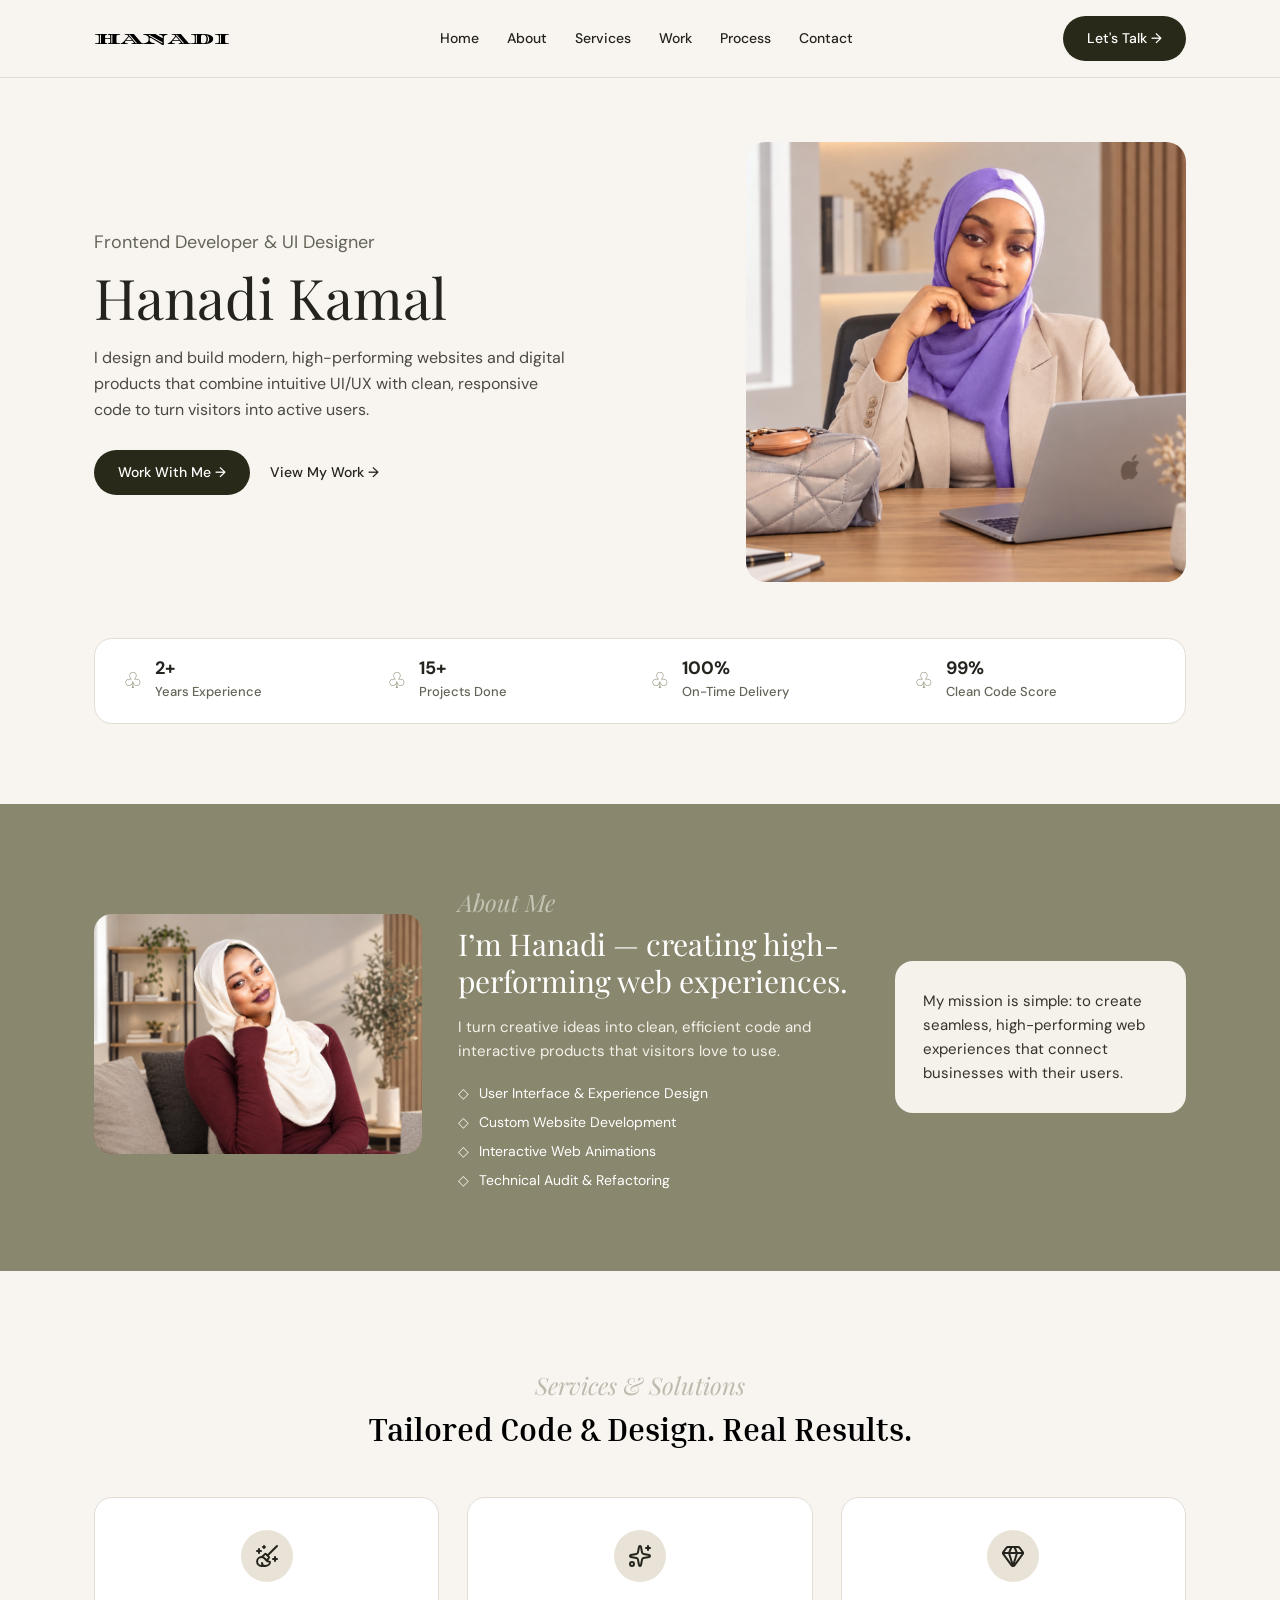
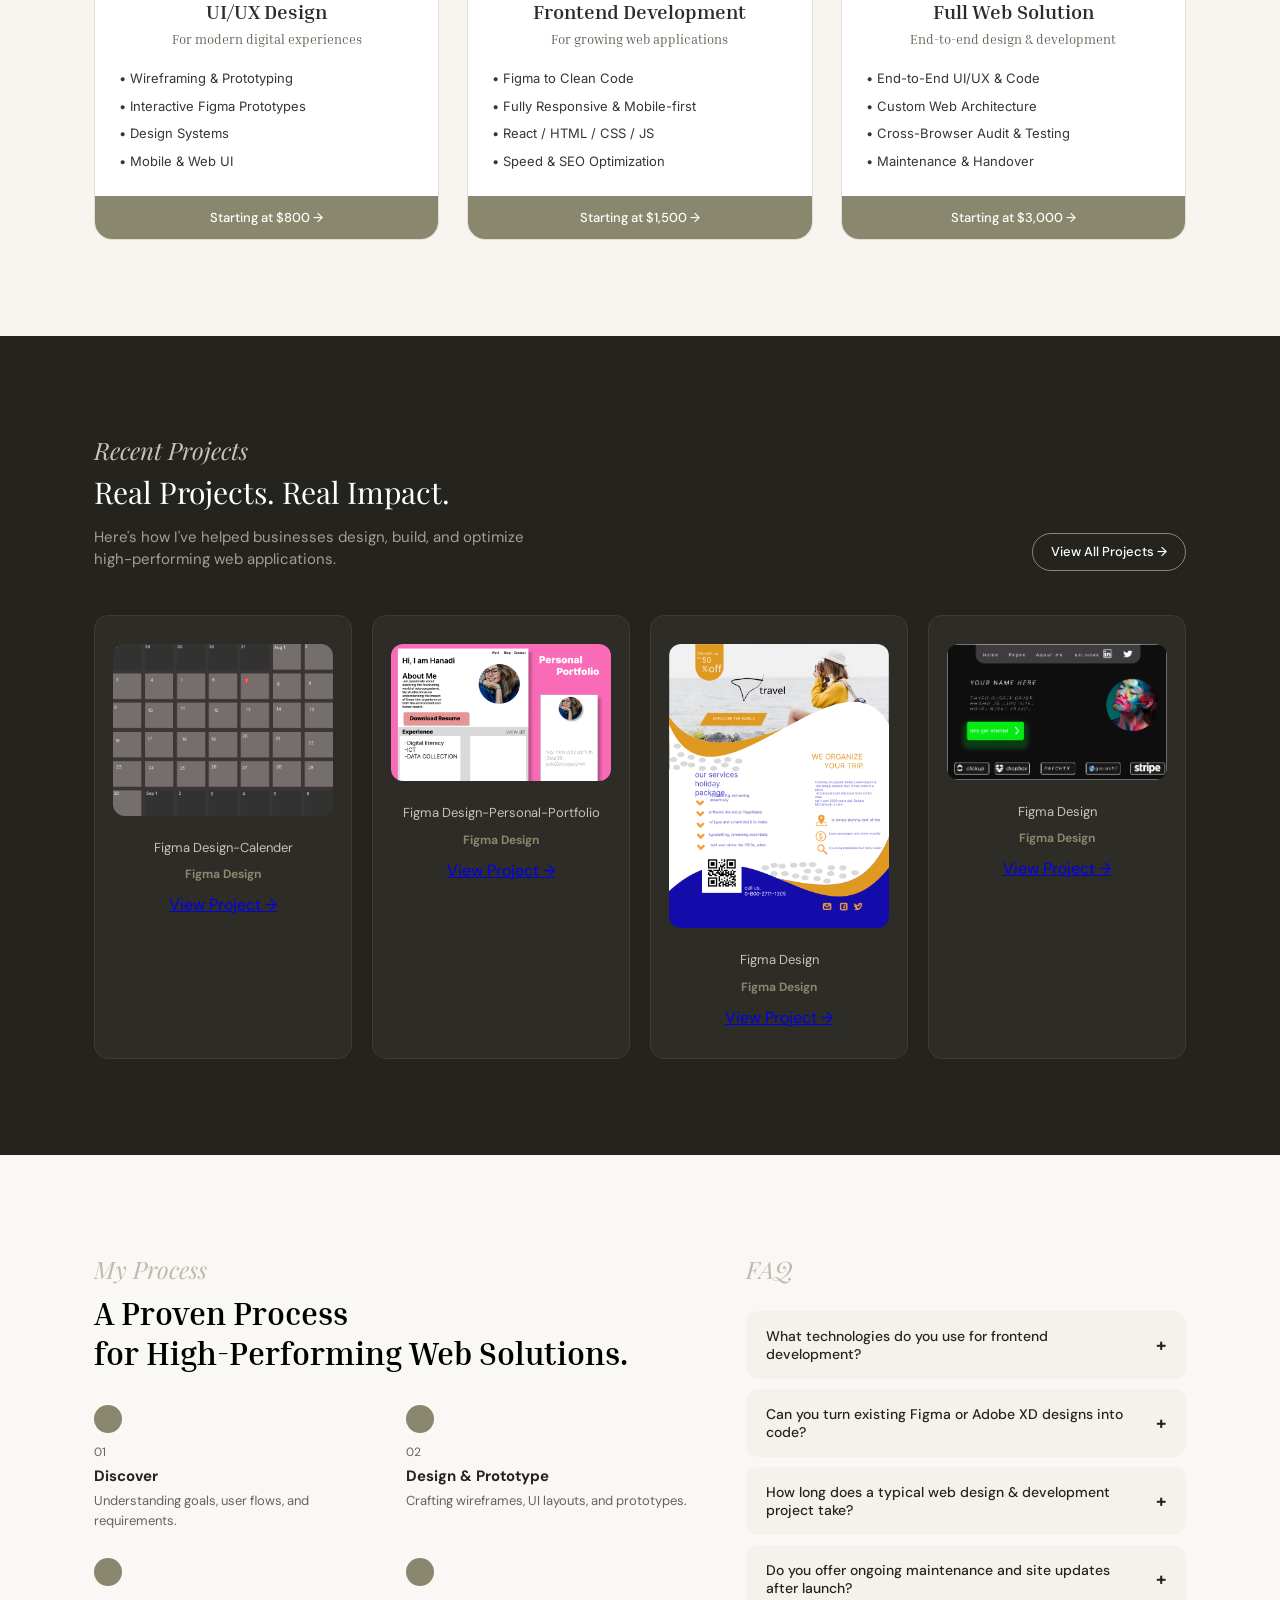
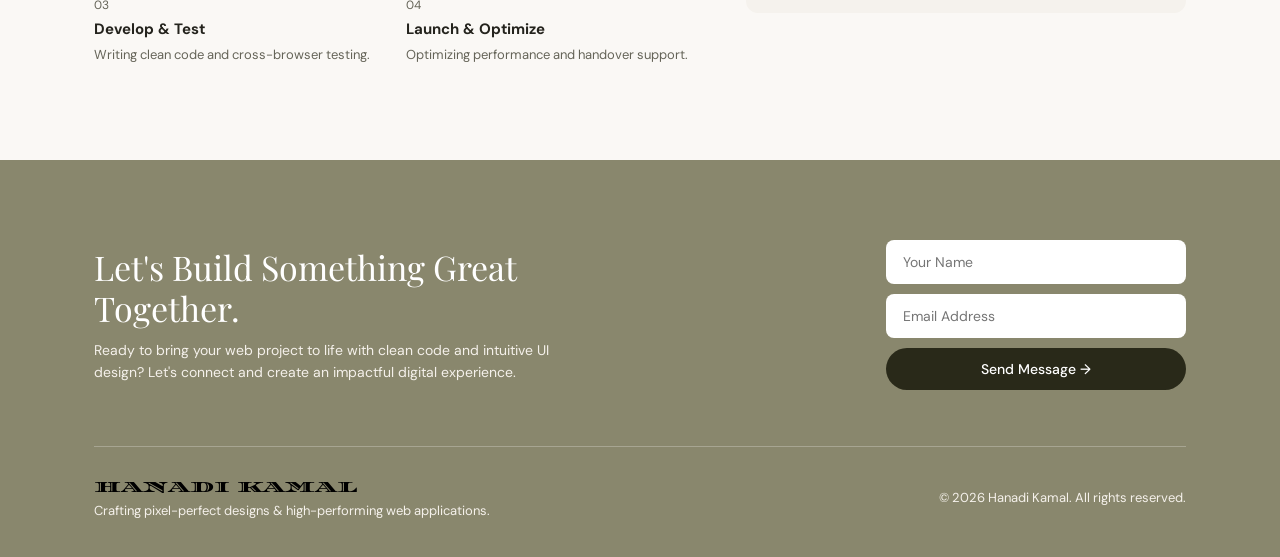
<file: index.html>
<!DOCTYPE html>
<html lang="en">
<head>
  <meta charset="UTF-8">
  <meta name="viewport" content="width=device-width, initial-scale=1.0">
  <title>Hanadi Kamal — Frontend Developer & UI Designer</title>

  <link rel="preconnect" href="https://fonts.googleapis.com">
  <link rel="preconnect" href="https://fonts.gstatic.com" crossorigin>
  <link href="https://fonts.googleapis.com/css2?family=DM+Sans:ital,wght@0,400;0,500;0,700;1,400&family=Diplomata&family=Inria+Serif:wght@400;700&family=Inter:wght@500&family=Playfair+Display:ital,wght@0,400;0,600;1,400&display=swap" rel="stylesheet">

  <link rel="stylesheet" href="style.css">
</head>
<body>
  <header class="navbar">
    <div class="container nav-container">
      <a href="#home" class="brand-logo">HANADI</a>
      <nav class="nav-links">
        <a href="#home">Home</a>
        <a href="#about">About</a>
        <a href="#services">Services</a>
        <a href="#work">Work</a>
        <a href="#process">Process</a>
        <a href="#contact">Contact</a>
      </nav>
      <a href="#contact" class="btn btn-dark">Let's Talk →</a>
    </div>
  </header>

  <main>
    <section id="home" class="hero-section">
      <div class="container hero-grid">
        <div class="hero-text">
          <span class="role-badge">Frontend Developer & UI Designer</span>
          <h1 class="hero-name">Hanadi Kamal</h1>
          <p class="hero-bio">
            I design and build modern, high-performing websites and digital products that combine intuitive UI/UX with clean, responsive code to turn visitors into active users.
          </p>
          <div class="hero-actions">
            <a href="#contact" class="btn btn-dark">Work With Me →</a>
            <a href="#work" class="btn-text">View My Work →</a>
          </div>
        </div>

        <div class="hero-media">
          <img class="hero-img" src="./n2.png" alt="Hanadi Kamal Portrait">
        </div>
      </div>

      <div class="container">
        <div class="metrics-bar">
          <div class="metric-card">
            <span class="metric-symbol">♧</span>
            <div class="metric-info">
              <strong>2+</strong>
              <span>Years Experience</span>
            </div>
          </div>
          <div class="metric-card">
            <span class="metric-symbol">♧</span>
            <div class="metric-info">
              <strong>15+</strong>
              <span>Projects Done</span>
            </div>
          </div>
          <div class="metric-card">
            <span class="metric-symbol">♧</span>
            <div class="metric-info">
              <strong>100%</strong>
              <span>On-Time Delivery</span>
            </div>
          </div>
          <div class="metric-card">
            <span class="metric-symbol">♧</span>
            <div class="metric-info">
              <strong>99%</strong>
              <span>Clean Code Score</span>
            </div>
          </div>
        </div>
      </div>
    </section>

    <section id="about" class="about-section">
      <div class="container about-grid">
        <div class="about-media">
          <img src="./m.png" alt="Hanadi Working" class="about-img">
        </div>

        <div class="about-details">
          <span class="tag-serif-italic tag-light">About Me</span>
          <h2 class="about-title">I’m Hanadi — creating high-performing web experiences.</h2>
          <p class="about-description">
            I turn creative ideas into clean, efficient code and interactive products that visitors love to use.
          </p>
          <ul class="skills-checklist">
            <li><span class="bullet-icon">◇</span> User Interface & Experience Design</li>
            <li><span class="bullet-icon">◇</span> Custom Website Development</li>
            <li><span class="bullet-icon">◇</span> Interactive Web Animations</li>
            <li><span class="bullet-icon">◇</span> Technical Audit & Refactoring</li>
          </ul>
        </div>

        <div class="mission-card">
          <p>
            My mission is simple: to create seamless, high-performing web experiences that connect businesses with their users.
          </p>
        </div>
      </div>
    </section>

    <section id="services" class="services-section">
      <div class="container">
        <div class="section-head text-center">
          <span class="tag-serif-italic">Services & Solutions</span>
          <h2 class="section-title-serif">Tailored Code & Design. Real Results.</h2>
        </div>

        <div class="services-grid">
          <article class="service-card">
            <div class="service-icon-wrapper"><svg xmlns="http://www.w3.org/2000/svg" width="24" height="24" viewBox="0 0 24 24" fill="none" stroke="currentColor" stroke-width="2" stroke-linecap="round" stroke-linejoin="round" class="lucide lucide-mop-sparkles preview-icon"><path d="M10 22a3 3 0 01-3-3"/><path d="M10 22c2.761 0 5-1.79 5-4-4.42 0-4.08-5-8.5-5a4.501 4.501 0 000 9z"/><path d="M10 3H8"/><path d="M12.5 11.5 22 2"/><path d="M20 13v4"/><path d="M22 15h-4"/><path d="M4 5v4"/><path d="M6 7H2"/><path d="m6.98 13.02 2.665-2.664a1.21 1.21 0 011.71 0l2.29 2.288a1.21 1.21 0 010 1.712l-2.088 2.087"/><path d="M9 2v2"/></svg></div>
            <h3 class="service-title">UI/UX Design</h3>
            <span class="service-subtitle">For modern digital experiences</span>
            <ul class="service-list">
              <li>• Wireframing & Prototyping</li>
              <li>• Interactive Figma Prototypes</li>
              <li>• Design Systems</li>
              <li>• Mobile & Web UI</li>
            </ul>
            <div class="service-price-bar">Starting at $800 →</div>
          </article>

          <article class="service-card featured">
            <div class="service-icon-wrapper"><svg xmlns="http://www.w3.org/2000/svg" width="24" height="24" viewBox="0 0 24 24" fill="none" stroke="currentColor" stroke-width="2" stroke-linecap="round" stroke-linejoin="round" class="lucide lucide-sparkles preview-icon"><path d="M11.017 2.814a1 1 0 0 1 1.966 0l1.051 5.558a2 2 0 0 0 1.594 1.594l5.558 1.051a1 1 0 0 1 0 1.966l-5.558 1.051a2 2 0 0 0-1.594 1.594l-1.051 5.558a1 1 0 0 1-1.966 0l-1.051-5.558a2 2 0 0 0-1.594-1.594l-5.558-1.051a1 1 0 0 1 0-1.966l5.558-1.051a2 2 0 0 0 1.594-1.594z"/><path d="M20 2v4"/><path d="M22 4h-4"/><circle cx="4" cy="20" r="2"/></svg></div>
            <h3 class="service-title">Frontend Development</h3>
            <span class="service-subtitle">For growing web applications</span>
            <ul class="service-list">
              <li>• Figma to Clean Code</li>
              <li>• Fully Responsive & Mobile-first</li>
              <li>• React / HTML / CSS / JS</li>
              <li>• Speed & SEO Optimization</li>
            </ul>
            <div class="service-price-bar dark">Starting at $1,500 →</div>
          </article>

          <article class="service-card">
            <div class="service-icon-wrapper"><svg xmlns="http://www.w3.org/2000/svg" width="24" height="24" viewBox="0 0 24 24" fill="none" stroke="currentColor" stroke-width="2" stroke-linecap="round" stroke-linejoin="round" class="lucide lucide-gem preview-icon"><path d="M10.5 3 8 9l4 13 4-13-2.5-6"/><path d="M17 3a2 2 0 0 1 1.6.8l3 4a2 2 0 0 1 .013 2.382l-7.99 10.986a2 2 0 0 1-3.247 0l-7.99-10.986A2 2 0 0 1 2.4 7.8l2.998-3.997A2 2 0 0 1 7 3z"/><path d="M2 9h20"/></svg></div>
            <h3 class="service-title">Full Web Solution</h3>
            <span class="service-subtitle">End-to-end design & development</span>
            <ul class="service-list">
              <li>• End-to-End UI/UX & Code</li>
              <li>• Custom Web Architecture</li>
              <li>• Cross-Browser Audit & Testing</li>
              <li>• Maintenance & Handover</li>
            </ul>
            <div class="service-price-bar">Starting at $3,000 →</div>
          </article>
        </div>
      </div>
    </section>

    <section id="work" class="work-section">
      <div class="container">
        <div class="work-header">
          <div>
            <span class="tag-serif-italic tag-light">Recent Projects</span>
            <h2 class="about-title">Real Projects. Real Impact.</h2>
            <p class="work-subtext">
              Here's how I've helped businesses design, build, and optimize high-performing web applications.
            </p>
          </div>
          <a href="#contact" class="btn btn-outline">View All Projects →</a>
        </div>

        <div class="projects-grid">
           <div class="project-card">
           <img src="./project1.png" alt="Figma-Project" style="width: 100%; border-radius: 12px; margin-bottom: 15px;">
           <div class="project-label">Figma Design-Calender</div>
           <div class="project-tag">Figma Design</div>
           <a href="https://www.figma.com/design/mJHbbpOLu8U9jeowKtXsjO/Untitled?node-id=0-1&t=jlrvpsK4DCwsjPwJ-1" target="_blank" style="display: inline-block; margin-top: 10px;" text-decoration: underline;">View Project →</a>
          </div>
          <div class="project-card">
           <img src="./project2.png" alt="Figma-Project" style="width: 100%; border-radius: 12px; margin-bottom: 15px;">
           <div class="project-label">Figma Design-Personal-Portfolio</div>
           <div class="project-tag">Figma Design</div>
           <a href="https://www.figma.com/design/WLuVFwsRtQhOJq5X3Frv9V/Untitled?node-id=1-2&t=W9IoNEBqbKhtcLPW-1" target="_blank" style="display: inline-block; margin-top: 10px;" text-decoration: underline;">View Project →</a>
          </div>
          <div class="project-card">
            <img src="./project3.png" alt="Figma-Project" style="width: 100%; border-radius: 12px; margin-bottom: 15px;">
           <div class="project-label">Figma Design</div>
           <div class="project-tag">Figma Design</div>
           <a href="https://www.figma.com/design/ima1ifrynLJK0kssxFTz3s/Untitled?node-id=1-2&t=jlrvpsK4DCwsjPwJ-1" target="_blank" style="display: inline-block; margin-top: 10px;" text-decoration: underline;">View Project →</a>
          </div>
          <div class="project-card">
            <img src="./project4.png" alt="Figma-Project" style="width: 100%; border-radius: 12px; margin-bottom: 15px;">
           <div class="project-label">Figma Design</div>
           <div class="project-tag">Figma Design</div>
           <a href="https://www.figma.com/design/xKC6xm5440tbO0w1h3ubkn/Untitled?node-id=1-2&t=jlrvpsK4DCwsjPwJ-1" target="_blank" style="display: inline-block; margin-top: 10px;" text-decoration: underline;">View Project →</a>
          </div>
        </div>
      </div>
    </section>

    <section id="process" class="process-faq-section">
      <div class="container process-faq-grid">
        <div class="process-column">
          <span class="tag-serif-italic">My Process</span>
          <h2 class="section-title-serif">A Proven Process<br>for High-Performing Web Solutions.</h2>

          <div class="process-steps">
            <div class="step-item">
              <div class="step-badge"></div>
              <span class="step-number">01</span>
              <strong class="step-heading">Discover</strong>
              <p>Understanding goals, user flows, and requirements.</p>
            </div>
            <div class="step-item">
              <div class="step-badge"></div>
              <span class="step-number">02</span>
              <strong class="step-heading">Design & Prototype</strong>
              <p>Crafting wireframes, UI layouts, and prototypes.</p>
            </div>
            <div class="step-item">
              <div class="step-badge"></div>
              <span class="step-number">03</span>
              <strong class="step-heading">Develop & Test</strong>
              <p>Writing clean code and cross-browser testing.</p>
            </div>
            <div class="step-item">
              <div class="step-badge"></div>
              <span class="step-number">04</span>
              <strong class="step-heading">Launch & Optimize</strong>
              <p>Optimizing performance and handover support.</p>
            </div>
          </div>
        </div>

        <div class="faq-column">
          <span class="tag-serif-italic">FAQ</span>

          <div class="faq-accordion">
            <div class="faq-item">
              <button class="faq-trigger">
                <span>What technologies do you use for frontend development?</span>
                <span class="faq-icon">+</span>
              </button>
              <div class="faq-panel">
                <p>I primarily use HTML5, CSS3, JavaScript (ES6+), React, Tailwind CSS, and Figma for design handoffs.</p>
              </div>
            </div>

            <div class="faq-item">
              <button class="faq-trigger">
                <span>Can you turn existing Figma or Adobe XD designs into code?</span>
                <span class="faq-icon">+</span>
              </button>
              <div class="faq-panel">
                <p>Yes! I specialize in translating design files into pixel-perfect, responsive HTML/CSS or React components.</p>
              </div>
            </div>

            <div class="faq-item">
              <button class="faq-trigger">
                <span>How long does a typical web design & development project take?</span>
                <span class="faq-icon">+</span>
              </button>
              <div class="faq-panel">
                <p>Depending on project complexity, a full design and development cycle typically takes between 2 to 4 weeks.</p>
              </div>
            </div>

            <div class="faq-item">
              <button class="faq-trigger">
                <span>Do you offer ongoing maintenance and site updates after launch?</span>
                <span class="faq-icon">+</span>
              </button>
              <div class="faq-panel">
                <p>Yes, I offer dedicated monthly maintenance, security audits, and feature expansion support.</p>
              </div>
            </div>
          </div>
        </div>
      </div>
    </section>
  </main>

  <footer id="contact" class="site-footer">
    <div class="container">
      <div class="contact-banner">
        <div class="banner-content">
            
          <h2>Let's Build Something Great Together.</h2>
          <p>Ready to bring your web project to life with clean code and intuitive UI design? Let's connect and create an impactful digital experience.</p>
        </div>
        <form action="https://formsubmit.co/hanadi947@gmail.com" method="POST"class="contact-form" id="contactForm">
          <input type="text" placeholder="Your Name" required>
          <input type="email" placeholder="Email Address" required>
          <button type="submit" class="btn btn-dark">Send Message →</button>
        </form>
      </div>

      <div class="footer-bar">
        <div class="footer-brand">
          <span class="brand-logo">HANADI KAMAL</span>
          <p>Crafting pixel-perfect designs & high-performing web applications.</p>
        </div>
        <p class="copyright">© 2026 Hanadi Kamal. All rights reserved.</p>
      </div>
    </div>
  </footer>

  <script src="script.js"></script>
</body>
</html>
</file>
<file: style.css>
*, *::before, *::after {
  box-sizing: border-box;
  margin: 0;
  padding: 0;
}

html {
  scroll-behavior: smooth;
}

body {
  font-family: 'DM Sans', sans-serif;
  background-color: #F8F5F0;
  color: #24231D;
  line-height: 1.5;
  width: 100%;
  overflow-x: hidden;
}

.container {
  width: 100%;
  max-width: 1140px;
  margin: 0 auto;
  padding: 0 24px;
}

.btn {
  display: inline-flex;
  align-items: center;
  justify-content: center;
  padding: 12px 24px;
  border-radius: 30px;
  font-size: 14px;
  font-family: 'DM Sans', sans-serif;
  font-weight: 500;
  text-decoration: none;
  border: none;
  cursor: pointer;
  transition: all 0.25s ease;
}

.btn-dark {
  background-color: #292919;
  color: #FFFFFF;
}

.btn-dark:hover {
  background-color: #3f3e2b;
}

.btn-text {
  color: #24231D;
  text-decoration: none;
  font-size: 14px;
  font-weight: 500;
  transition: color 0.2s ease;
}

.btn-text:hover {
  color: #89876D;
}

.btn-outline {
  padding: 8px 18px;
  border: 1px solid #89876D;
  border-radius: 20px;
  color: #FFFFFF;
  text-decoration: none;
  font-size: 13px;
  transition: all 0.25s ease;
}

.btn-outline:hover {
  background-color: #89876D;
}

.tag-serif-italic {
  font-family: 'Playfair Display', serif;
  font-style: italic;
  font-size: 24px;
  color: #bcbaac;
  display: block;
  margin-bottom: 6px;
}

.tag-light {
  color: #C5C4B5;
}

.section-title-serif {
  font-family: 'Inria Serif', serif;
  font-weight: 700;
  font-size: 32px;
  color: #000000;
  line-height: 1.25;
}

.text-center {
  text-align: center;
}

.navbar {
  position: sticky;
  top: 0;
  background-color: rgba(248, 245, 240, 0.92);
  backdrop-filter: blur(8px);
  z-index: 1000;
  border-bottom: 1px solid #E2DDD3;
  padding: 16px 0;
}

.nav-container {
  display: flex;
  align-items: center;
  justify-content: space-between;
}

.brand-logo {
  font-family: 'Diplomata', serif;
  font-size: 16px;
  color: #000000;
  text-decoration: none;
}

.nav-links {
  display: flex;
  gap: 28px;
}

.nav-links a {
  text-decoration: none;
  color: #24231D;
  font-size: 14px;
  font-weight: 500;
  transition: color 0.2s ease;
}

.nav-links a:hover {
  color: #89876D;
}

.hero-section {
  padding: 64px 0 80px;
}

.hero-grid {
  display: grid;
  grid-template-columns: 1.1fr 0.9fr;
  gap: 48px;
  align-items: center;
}

.role-badge {
  color: #656458;
  font-size: 18px;
  display: block;
  margin-bottom: 10px;
}

.hero-name {
  font-family: 'Playfair Display', serif;
  font-size: 56px;
  font-weight: 400;
  line-height: 1.1;
  color: #24231D;
  margin-bottom: 18px;
}

.hero-bio {
  font-size: 16px;
  line-height: 1.6;
  color: #4A4940;
  margin-bottom: 28px;
  max-width: 480px;
}

.hero-actions {
  display: flex;
  align-items: center;
  gap: 20px;
}

.hero-media {
  display: flex;
  justify-content: flex-end;
}

.hero-img {
  width: 100%;
  max-width: 440px;
  height: auto;
  border-radius: 20px;
  object-fit: cover;
}

.metrics-bar {
  margin-top: 56px;
  padding: 20px 28px;
  background-color: #FFFFFF;
  border-radius: 18px;
  border: 1px solid #E2DDD3;
  display: grid;
  grid-template-columns: repeat(4, 1fr);
  gap: 20px;
}

.metric-card {
  display: flex;
  align-items: center;
  gap: 12px;
}

.metric-symbol {
  color: #89876D;
  font-size: 22px;
}

.metric-info strong {
  display: block;
  font-size: 18px;
  color: #24231D;
  line-height: 1.1;
}

.metric-info span {
  font-size: 13px;
  font-weight: 500;
  color: #656458;
}

.about-section {
  background-color: #89876D;
  padding: 80px 0;
  color: #FFFFFF;
}

.about-grid {
  display: grid;
  grid-template-columns: 0.9fr 1.1fr 0.8fr;
  gap: 36px;
  align-items: center;
}

.about-img {
  width: 100%;
  height: 100%;
  max-height: 320px;
  border-radius: 18px;
  object-fit: cover;
}

.about-title {
  font-family: 'Playfair Display', serif;
  font-size: 30px;
  font-weight: 400;
  color: #FFFFFF;
  margin-bottom: 14px;
  line-height: 1.25;
}

.about-description {
  font-size: 15px;
  line-height: 1.6;
  color: #F5F1EB;
  margin-bottom: 20px;
}

.skills-checklist {
  list-style: none;
  display: flex;
  flex-direction: column;
  gap: 8px;
}

.skills-checklist li {
  font-size: 14px;
  color: #FFFFFF;
  display: flex;
  align-items: center;
  gap: 10px;
}

.bullet-icon {
  color: #F5F1EB;
}

.mission-card {
  background-color: #F5F1EB;
  padding: 28px;
  border-radius: 18px;
}

.mission-card p {
  color: #343328;
  font-size: 15px;
  line-height: 1.6;
}

.services-section {
  padding: 96px 0;
}

.services-grid {
  display: grid;
  grid-template-columns: repeat(3, 1fr);
  gap: 28px;
  margin-top: 48px;
}

.service-card {
  background-color: #FFFFFF;
  padding: 32px 24px 68px;
  border-radius: 18px;
  border: 1px solid #E1DDD5;
  display: flex;
  flex-direction: column;
  align-items: center;
  text-align: center;
  position: relative;
  overflow: hidden;
  
}
.service-card:hover {
    box-shadow: 0 6px 18px  #89876D;
    transform: translateY(-4px);
  }

.service-icon-wrapper {
  width: 52px;
  height: 52px;
  background-color: #E8E3D6;
  border-radius: 50%;
  display: flex;
  align-items: center;
  justify-content: center;
  font-size: 22px;
  margin-bottom: 14px;
}

.service-title {
  font-family: 'Inria Serif', serif;
  font-size: 20px;
  color: #2B2B29;
  margin-bottom: 4px;
}

.service-subtitle {
  font-family: 'Inria Serif', serif;
  font-size: 13px;
  color: #656458;
  margin-bottom: 20px;
}

.service-list {
  list-style: none;
  width: 100%;
  text-align: left;
  display: flex;
  flex-direction: column;
  gap: 8px;
}

.service-list li {
  font-family: 'Inter', sans-serif;
  font-size: 13px;
  color: #353733;
}

.service-price-bar {
  position: absolute;
  bottom: 0;
  left: 0;
  width: 100%;
  padding: 12px 0;
  background-color: #89876D;
  color: #FFFFFF;
  font-size: 13px;
  font-weight: 500;
}

.service-price-bar.dark {
  background-color: #89876D;
}

.work-section {
  background-color: #24231D;
  padding: 96px 0;
  color: #FFFFFF;
}

.work-header {
  display: flex;
  justify-content: space-between;
  align-items: flex-end;
  margin-bottom: 44px;
}

.work-subtext {
  color: #A1A093;
  font-size: 15px;
  max-width: 460px;
  margin-top: 8px;
}

.projects-grid {
  display: grid;
  grid-template-columns: repeat(4, 1fr);
  gap: 20px;
  
}
.project-card:hover {
    box-shadow: 0 6px 18px  #d7d6cb;
    transform: translateY(-4px);
  }

.project-card {
  background-color: #2D2C26;
  padding: 28px 18px;
  border-radius: 14px;
  border: 1px solid #3d3b33;
  text-align: center;
}

.project-stat {
  font-family: 'Playfair Display', serif;
  font-size: 30px;
  color: #FFFFFF;
  margin-bottom: 6px;
}

.project-label {
  font-size: 13px;
  color: #C5C4B5;
  margin-bottom: 8px;
}

.project-tag {
  font-size: 12px;
  color: #89876D;
  font-weight: 700;
}

.process-faq-section {
  background-color: #FAF8F5;
  padding: 96px 0;
}

.process-faq-grid {
  display: grid;
  grid-template-columns: 1.15fr 0.85fr;
  gap: 56px;
}

.process-steps {
  display: grid;
  grid-template-columns: repeat(2, 1fr);
  gap: 28px;
  margin-top: 32px;
}

.step-item {
  display: flex;
  flex-direction: column;
  gap: 4px;
}

.step-badge {
  width: 28px;
  height: 28px;
  background-color: #89876D;
  border-radius: 50%;
  margin-bottom: 6px;
}

.step-number {
  font-size: 12px;
  color: #656458;
}

.step-heading {
  font-size: 15px;
  color: #24231D;
}

.step-item p {
  font-size: 13px;
  color: #656458;
  line-height: 1.5;
}

.faq-accordion {
  display: flex;
  flex-direction: column;
  gap: 10px;
  margin-top: 24px;
}

.faq-item {
  background-color: #F5F2ED;
  border-radius: 12px;
  overflow: hidden;
}

.faq-trigger {
  width: 100%;
  padding: 16px 20px;
  display: flex;
  justify-content: space-between;
  align-items: center;
  background: none;
  border: none;
  font-family: 'DM Sans', sans-serif;
  font-size: 14px;
  font-weight: 500;
  color: #24231D;
  text-align: left;
  cursor: pointer;
}

.faq-icon {
  font-size: 18px;
  font-weight: 700;
  margin-left: 12px;
}

.faq-panel {
  max-height: 0;
  overflow: hidden;
  transition: max-height 0.3s ease, padding 0.3s ease;
  padding: 0 20px;
}

.faq-panel p {
  font-size: 13px;
  color: #656458;
  line-height: 1.5;
  padding-bottom: 16px;
}

.faq-item.active .faq-panel {
  max-height: 150px;
}

.site-footer {
  background-color: #89876D;
  padding: 80px 0 36px;
  color: #FFFFFF;
}

.contact-banner {
  display: flex;
  align-items: center;
  justify-content: space-between;
  gap: 40px;
  margin-bottom: 56px;
}

.banner-content {
  max-width: 480px;
}

.banner-content h2 {
  font-family: 'Playfair Display', serif;
  font-size: 34px;
  font-weight: 400;
  margin-bottom: 10px;
  line-height: 1.2;
}

.banner-content p {
  font-size: 14px;
  color: #F5F1EB;
  line-height: 1.6;
}

.contact-form {
  display: flex;
  flex-direction: column;
  gap: 10px;
  width: 100%;
  max-width: 300px;
}

.contact-form input {
  padding: 12px 16px;
  font-size: 14px;
  border-radius: 8px;
  border: 1px solid rgba(255, 255, 255, 0.2);
  outline: none;
  font-family: 'DM Sans', sans-serif;
}

.footer-bar {
  border-top: 1px solid rgba(255, 255, 255, 0.25);
  padding-top: 28px;
  display: flex;
  align-items: center;
  justify-content: space-between;
  font-size: 13px;
}

.footer-brand p {
  margin-top: 2px;
  color: #F5F1EB;
}

.copyright {
  color: #F5F1EB;
}

@media (max-width: 992px) {
  .hero-grid {
    grid-template-columns: 1fr;
    text-align: center;
  }
  .hero-bio {
    margin-left: auto;
    margin-right: auto;
  }
  .hero-actions {
    justify-content: center;
  }
  .hero-media {
    justify-content: center;
  }
  .metrics-bar {
    grid-template-columns: repeat(2, 1fr);
  }
  .about-grid {
    grid-template-columns: 1fr;
  }
  .services-grid {
    grid-template-columns: 1fr;
  }
  .projects-grid {
    grid-template-columns: repeat(2, 1fr);
  }
  .process-faq-grid {
    grid-template-columns: 1fr;
  }
  .contact-banner {
    flex-direction: column;
    text-align: center;
  }
   
  .contact-form {
    max-width: 100%;
  }
  .footer-bar {
    flex-direction: column;
    gap: 16px;
    text-align: center;
  }
}

@media (max-width: 600px) {
  .nav-links {
    display: none;
  }
  .hero-name {
    font-size: 40px;
  }
  .metrics-bar {
    grid-template-columns: 1fr;
  }
  .projects-grid {
    grid-template-columns: 1fr;
  }
  .process-steps {
    grid-template-columns: 1fr;
  }
}
</file>
